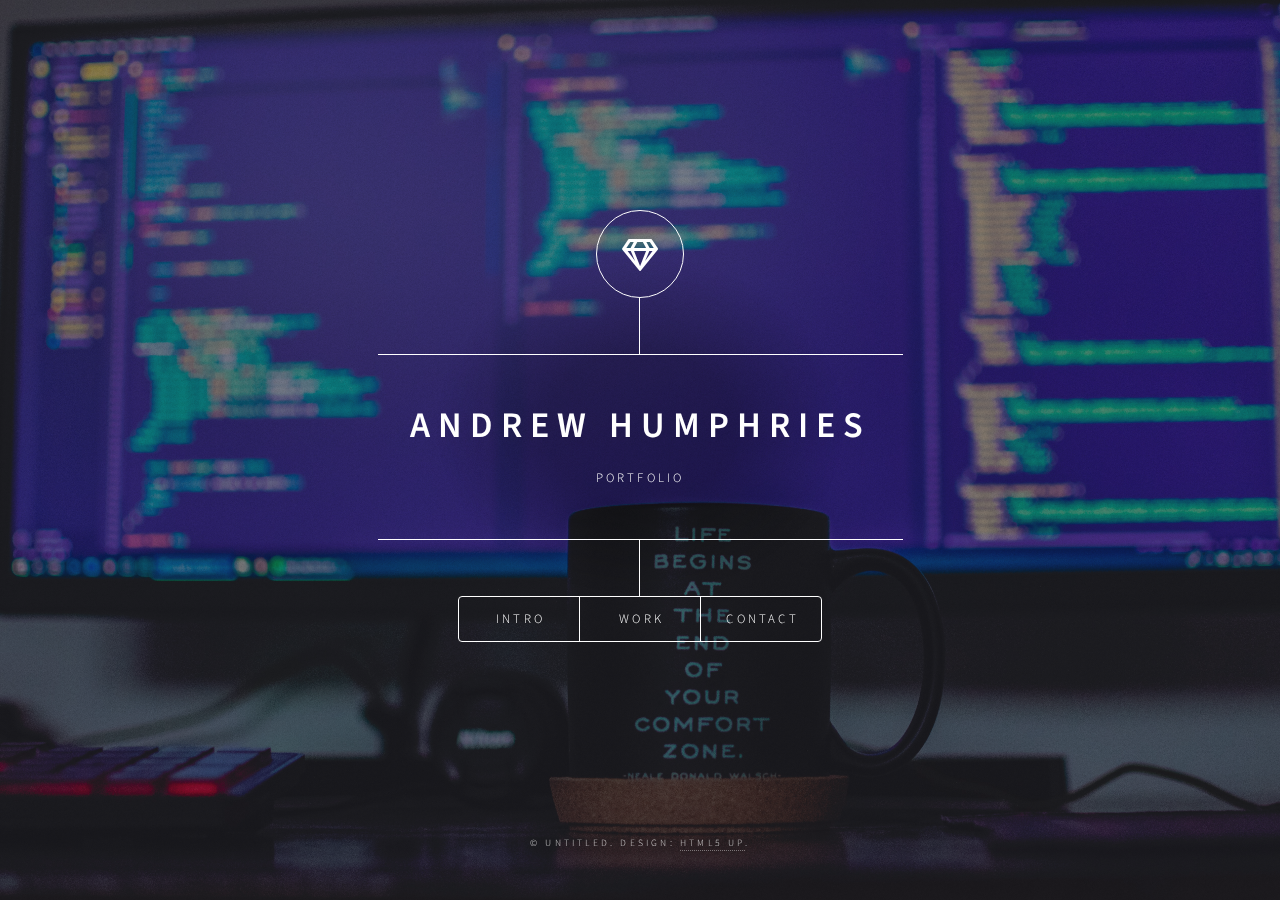
<file: index.html>
<!DOCTYPE HTML>
<!--
	Dimension by HTML5 UP
	html5up.net | @ajlkn
	Free for personal and commercial use under the CCA 3.0 license (html5up.net/license)
-->
<html>
	<head>
		<title>Andrew's Portfolio</title>
		<meta charset="utf-8" />
		<meta name="viewport" content="width=device-width, initial-scale=1, user-scalable=no" />
		<link rel="stylesheet" href="assets/css/main.css" />
		<noscript><link rel="stylesheet" href="assets/css/noscript.css" /></noscript>
	</head>
	<body class="is-preload">

		<!-- Wrapper -->
			<div id="wrapper">

				<!-- Header -->
					<header id="header">
						<div class="logo">
							<span class="icon fa-gem"></span>
						</div>
						<div class="content">
							<div class="inner">
								<h1>Andrew Humphries</h1>
								<p>Portfolio</p>
							</div>
						</div>
						<nav>
							<ul>
								<li><a href="#intro">Intro</a></li>
								<li><a href="#work">Work</a></li>
								<li><a href="#contact">Contact</a></li>
								<!--<li><a href="#elements">Elements</a></li>-->
							</ul>
						</nav>
					</header>

				<!-- Main -->
					<div id="main">

						<!-- Intro -->
							<article id="intro">
								<h2 class="major">Intro</h2>
								<span class="image main"><img src="images/james-harrison-vpOeXr5wmR4-unsplash.jpg" alt="" /></span>
								<p> Hello and welcome to my portfolio website. If you would like to skip the intro and go straight to my projects <a href="#work">click here</a>.</p>
								<p>My name is Andrew Humphries, and my portfolio is a representation of all that I am learning in web development. The project examples you will see
									are from the very beginning of my journey to where I am now. My philosophy when it comes to learning is to always stretch to the edge of my comfort 
									zone. Web development is a very intricate and complex craft and I am looking forward discover more of its intricacies.
								</p>
							</article>

						<!-- Work -->
							<article id="work">
								<h2 class="major">Work</h2>
								<span class="image main"><img src="images/david-schultz-SrewPUfo2c0-unsplash.jpg" alt="" /></span>
								<ol>
									<li>Project just using HTML and CSS. (No Functionality) <a href= "https://github.com/jehutymsms/warframepage/blob/main/Warframe%201%20HP.html" target="_blank">Code</a> 
									<a href="Project Warframe 1/Warframe 1 HP.html" target="_blank">Demo</a></li>
									<li>A Tribute Page to Simon Sinek just using HTML and CSS. <a href= "https://github.com/jehutymsms/Simon-SInek-Tribute/blob/main/Tributepage.html" target="_blank">Code</a> 
									<a href="Project Tribute Page/Tributepage.html" target="_blank">Demo</a></li>
									<li>Portfolio from scratch to test CSS Grid. <a href= "https://github.com/jehutymsms/Portfolio-scratch/blob/main/Updated%20Portpage.html" target="_blank">Code</a> 
										<a href="Updated Portfolio Page/Updated Portpage.html" target="_blank">Demo</a></li>
								</ol>
								<p>Like what you see? <a href="#contact">Contact Me</a></p>	
							</article>
						<!-- Contact -->
							<article id="contact">
								<h2 class="major">Contact</h2>
								<p>andrewhumphrieswork@outlook.com</p>
								<ul class="icons">
									<li><a href="https://github.com/jehutymsms" class="icon brands fa-github" target= "_blank"><span class="label">GitHub</span></a></li>
								</ul>
							</article>

						<!-- Elements -->
							<article id="elements">
								<h2 class="major">Elements</h2>

								<section>
									<h3 class="major">Text</h3>
									<p>This is <b>bold</b> and this is <strong>strong</strong>. This is <i>italic</i> and this is <em>emphasized</em>.
									This is <sup>superscript</sup> text and this is <sub>subscript</sub> text.
									This is <u>underlined</u> and this is code: <code>for (;;) { ... }</code>. Finally, <a href="#">this is a link</a>.</p>
									<hr />
									<h2>Heading Level 2</h2>
									<h3>Heading Level 3</h3>
									<h4>Heading Level 4</h4>
									<h5>Heading Level 5</h5>
									<h6>Heading Level 6</h6>
									<hr />
									<h4>Blockquote</h4>
									<blockquote>Fringilla nisl. Donec accumsan interdum nisi, quis tincidunt felis sagittis eget tempus euismod. 
										Vestibulum ante ipsum primis in faucibus vestibulum. Blandit adipiscing eu felis iaculis volutpat ac adipiscing accumsan faucibus. 
										Vestibulum ante ipsum primis in faucibus lorem ipsum dolor sit amet nullam adipiscing eu felis.</blockquote>
									<h4>Preformatted</h4>
									<pre><code>i = 0;

while (!deck.isInOrder()) {
    print 'Iteration ' + i;
    deck.shuffle();
    i++;
}

print 'It took ' + i + ' iterations to sort the deck.';</code></pre>
								</section>

								<section>
									<h3 class="major">Lists</h3>

									<h4>Unordered</h4>
									<ul>
										<li>Dolor pulvinar etiam.</li>
										<li>Sagittis adipiscing.</li>
										<li>Felis enim feugiat.</li>
									</ul>

									<h4>Alternate</h4>
									<ul class="alt">
										<li>Dolor pulvinar etiam.</li>
										<li>Sagittis adipiscing.</li>
										<li>Felis enim feugiat.</li>
									</ul>

									<h4>Ordered</h4>
									<ol>
										<li>Dolor pulvinar etiam.</li>
										<li>Etiam vel felis viverra.</li>
										<li>Felis enim feugiat.</li>
										<li>Dolor pulvinar etiam.</li>
										<li>Etiam vel felis lorem.</li>
										<li>Felis enim et feugiat.</li>
									</ol>
									<h4>Icons</h4>
									<ul class="icons">
										<li><a href="#" class="icon brands fa-twitter"><span class="label">Twitter</span></a></li>
										<li><a href="#" class="icon brands fa-facebook-f"><span class="label">Facebook</span></a></li>
										<li><a href="#" class="icon brands fa-instagram"><span class="label">Instagram</span></a></li>
										<li><a href="#" class="icon brands fa-github"><span class="label">Github</span></a></li>
									</ul>

									<h4>Actions</h4>
									<ul class="actions">
										<li><a href="#" class="button primary">Default</a></li>
										<li><a href="#" class="button">Default</a></li>
									</ul>
									<ul class="actions stacked">
										<li><a href="#" class="button primary">Default</a></li>
										<li><a href="#" class="button">Default</a></li>
									</ul>
								</section>

								<section>
									<h3 class="major">Table</h3>
									<h4>Default</h4>
									<div class="table-wrapper">
										<table>
											<thead>
												<tr>
													<th>Name</th>
													<th>Description</th>
													<th>Price</th>
												</tr>
											</thead>
											<tbody>
												<tr>
													<td>Item One</td>
													<td>Ante turpis integer aliquet porttitor.</td>
													<td>29.99</td>
												</tr>
												<tr>
													<td>Item Two</td>
													<td>Vis ac commodo adipiscing arcu aliquet.</td>
													<td>19.99</td>
												</tr>
												<tr>
													<td>Item Three</td>
													<td> Morbi faucibus arcu accumsan lorem.</td>
													<td>29.99</td>
												</tr>
												<tr>
													<td>Item Four</td>
													<td>Vitae integer tempus condimentum.</td>
													<td>19.99</td>
												</tr>
												<tr>
													<td>Item Five</td>
													<td>Ante turpis integer aliquet porttitor.</td>
													<td>29.99</td>
												</tr>
											</tbody>
											<tfoot>
												<tr>
													<td colspan="2"></td>
													<td>100.00</td>
												</tr>
											</tfoot>
										</table>
									</div>

									<h4>Alternate</h4>
									<div class="table-wrapper">
										<table class="alt">
											<thead>
												<tr>
													<th>Name</th>
													<th>Description</th>
													<th>Price</th>
												</tr>
											</thead>
											<tbody>
												<tr>
													<td>Item One</td>
													<td>Ante turpis integer aliquet porttitor.</td>
													<td>29.99</td>
												</tr>
												<tr>
													<td>Item Two</td>
													<td>Vis ac commodo adipiscing arcu aliquet.</td>
													<td>19.99</td>
												</tr>
												<tr>
													<td>Item Three</td>
													<td> Morbi faucibus arcu accumsan lorem.</td>
													<td>29.99</td>
												</tr>
												<tr>
													<td>Item Four</td>
													<td>Vitae integer tempus condimentum.</td>
													<td>19.99</td>
												</tr>
												<tr>
													<td>Item Five</td>
													<td>Ante turpis integer aliquet porttitor.</td>
													<td>29.99</td>
												</tr>
											</tbody>
											<tfoot>
												<tr>
													<td colspan="2"></td>
													<td>100.00</td>
												</tr>
											</tfoot>
										</table>
									</div>
								</section>

								<section>
									<h3 class="major">Buttons</h3>
									<ul class="actions">
										<li><a href="#" class="button primary">Primary</a></li>
										<li><a href="#" class="button">Default</a></li>
									</ul>
									<ul class="actions">
										<li><a href="#" class="button">Default</a></li>
										<li><a href="#" class="button small">Small</a></li>
									</ul>
									<ul class="actions">
										<li><a href="#" class="button primary icon solid fa-download">Icon</a></li>
										<li><a href="#" class="button icon solid fa-download">Icon</a></li>
									</ul>
									<ul class="actions">
										<li><span class="button primary disabled">Disabled</span></li>
										<li><span class="button disabled">Disabled</span></li>
									</ul>
								</section>

								<section>
									<h3 class="major">Form</h3>
									<form method="post" action="#">
										<div class="fields">
											<div class="field half">
												<label for="demo-name">Name</label>
												<input type="text" name="demo-name" id="demo-name" value="" placeholder="Jane Doe" />
											</div>
											<div class="field half">
												<label for="demo-email">Email</label>
												<input type="email" name="demo-email" id="demo-email" value="" placeholder="jane@untitled.tld" />
											</div>
											<div class="field">
												<label for="demo-category">Category</label>
												<select name="demo-category" id="demo-category">
													<option value="">-</option>
													<option value="1">Manufacturing</option>
													<option value="1">Shipping</option>
													<option value="1">Administration</option>
													<option value="1">Human Resources</option>
												</select>
											</div>
											<div class="field half">
												<input type="radio" id="demo-priority-low" name="demo-priority" checked>
												<label for="demo-priority-low">Low</label>
											</div>
											<div class="field half">
												<input type="radio" id="demo-priority-high" name="demo-priority">
												<label for="demo-priority-high">High</label>
											</div>
											<div class="field half">
												<input type="checkbox" id="demo-copy" name="demo-copy">
												<label for="demo-copy">Email me a copy</label>
											</div>
											<div class="field half">
												<input type="checkbox" id="demo-human" name="demo-human" checked>
												<label for="demo-human">Not a robot</label>
											</div>
											<div class="field">
												<label for="demo-message">Message</label>
												<textarea name="demo-message" id="demo-message" placeholder="Enter your message" rows="6"></textarea>
											</div>
										</div>
										<ul class="actions">
											<li><input type="submit" value="Send Message" class="primary" /></li>
											<li><input type="reset" value="Reset" /></li>
										</ul>
									</form>
								</section>

							</article>

					</div>

				<!-- Footer -->
					<footer id="footer">
						<p class="copyright">&copy; Untitled. Design: <a href="https://html5up.net" target="_blank" >HTML5 UP</a>.</p>
					</footer>

			</div>

		<!-- BG -->
			<div id="bg"></div>

		<!-- Scripts -->
			<script src="assets/js/jquery.min.js"></script>
			<script src="assets/js/browser.min.js"></script>
			<script src="assets/js/breakpoints.min.js"></script>
			<script src="assets/js/util.js"></script>
			<script src="assets/js/main.js"></script>

	</body>
</html>
</file>
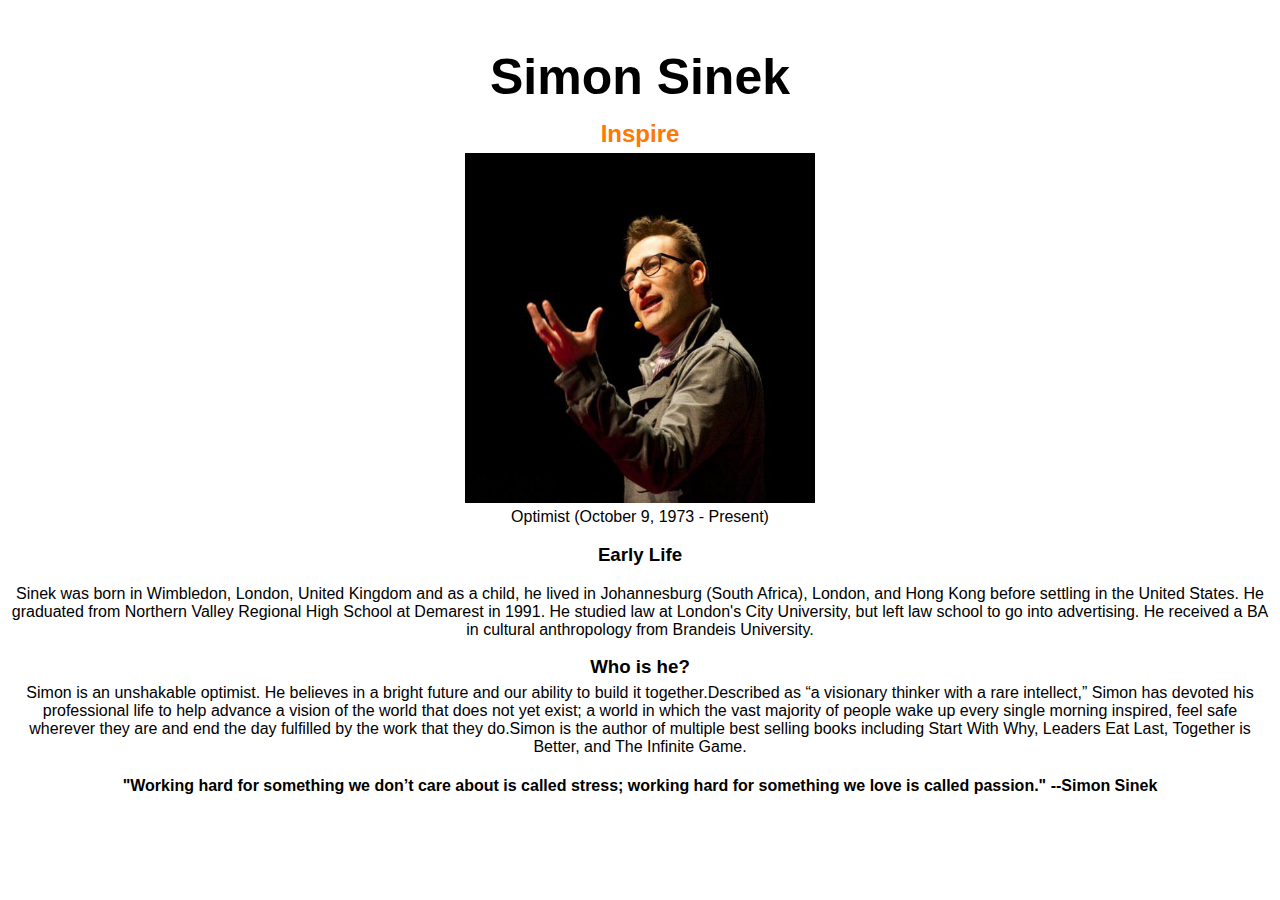
<file: Project Tribute Page/Tributepage.html>
</html>
<!doctype html>

<html lang="en">
<head>
  <meta charset="utf-8">

  <title>Simon Sinek Tribute Page</title>
  <meta content="Simon Sinek Tribute Page">
  <link rel="stylesheet" href="./cssstyle.css">
</head>

<body>
  <h1>Simon Sinek</h1>
  <h2>Inspire</h2>
  <img src="Images/Simon_sinek.jpg" class="center-image" alt="Simon Sinek Optimist" >
  <p id="image-text">Optimist (October 9, 1973 - Present)</p>
  <h3 id="tpgraph1">Early Life</h3>
    <p id="pgraph1">
      Sinek was born in Wimbledon, London, United Kingdom and as a child, he lived in Johannesburg (South Africa), London, and Hong Kong before settling in the United States. He graduated from Northern Valley Regional High School at Demarest in 1991. He studied law at London's City University, but left law school to go into advertising. He received a BA in cultural anthropology from Brandeis University.
    </p>
  <br>
  <h3 id= "tpgraph2">Who is he?</h3>
    <p id = "pgraph2">
      Simon is an unshakable optimist. He believes in a bright future and our ability to build it together.Described as “a visionary thinker with a rare intellect,” Simon has devoted his professional life to help advance a vision of the world that does not yet exist; a world in which the vast majority of people wake up every single morning inspired, feel safe wherever they are and end the day fulfilled by the work that they do.Simon is the author of multiple best selling books including Start With Why, Leaders Eat Last, Together is Better, and The Infinite Game.
    </p>
    <h4>"Working hard for something we don’t care about is called stress; working hard for something we love is called passion." --Simon Sinek</h4>
</body>
</html>
</file>
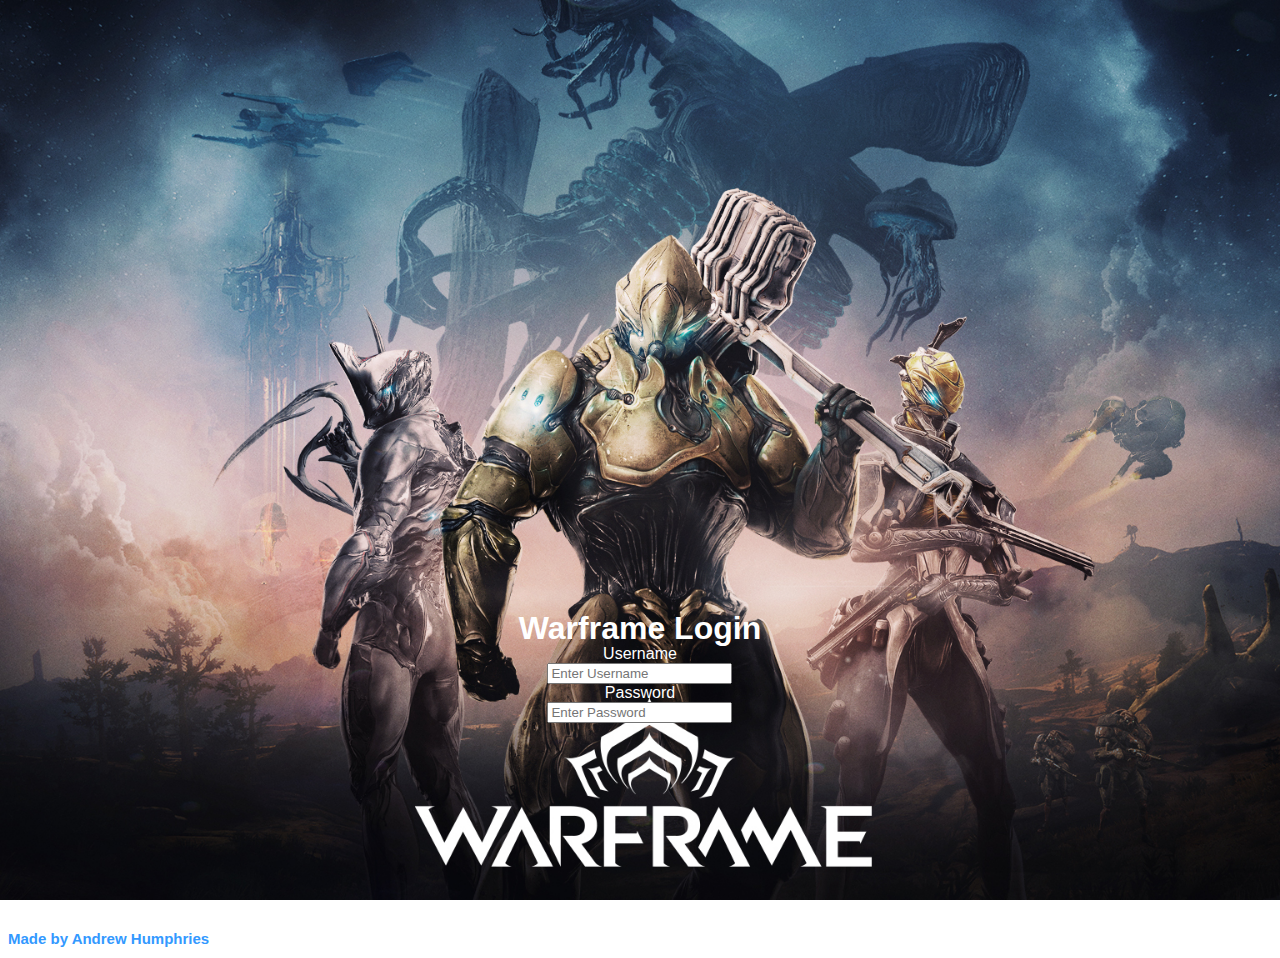
<file: Project Warframe 1/Warframe 1 HP.html>
<!DOCTYPE html>
<html>
  <head>
    <link rel="stylesheet" href="./cssstyle.css">
  </head>
  <body class="container">
    <h1 class="warframe">Warframe Login</h1>
    <form class="login-form">
      <label for="username">Username</label><br>
      <input type="text" id="username" name="username" placeholder="Enter Username"><br>
      <label for="password">Password</label><br>
      <input type="text" id="password" name="password" placeholder="Enter Password">
    </form>
  </body>
  <footer><h2 class="by">Made by Andrew Humphries</h2></footer>
</html>
</file>
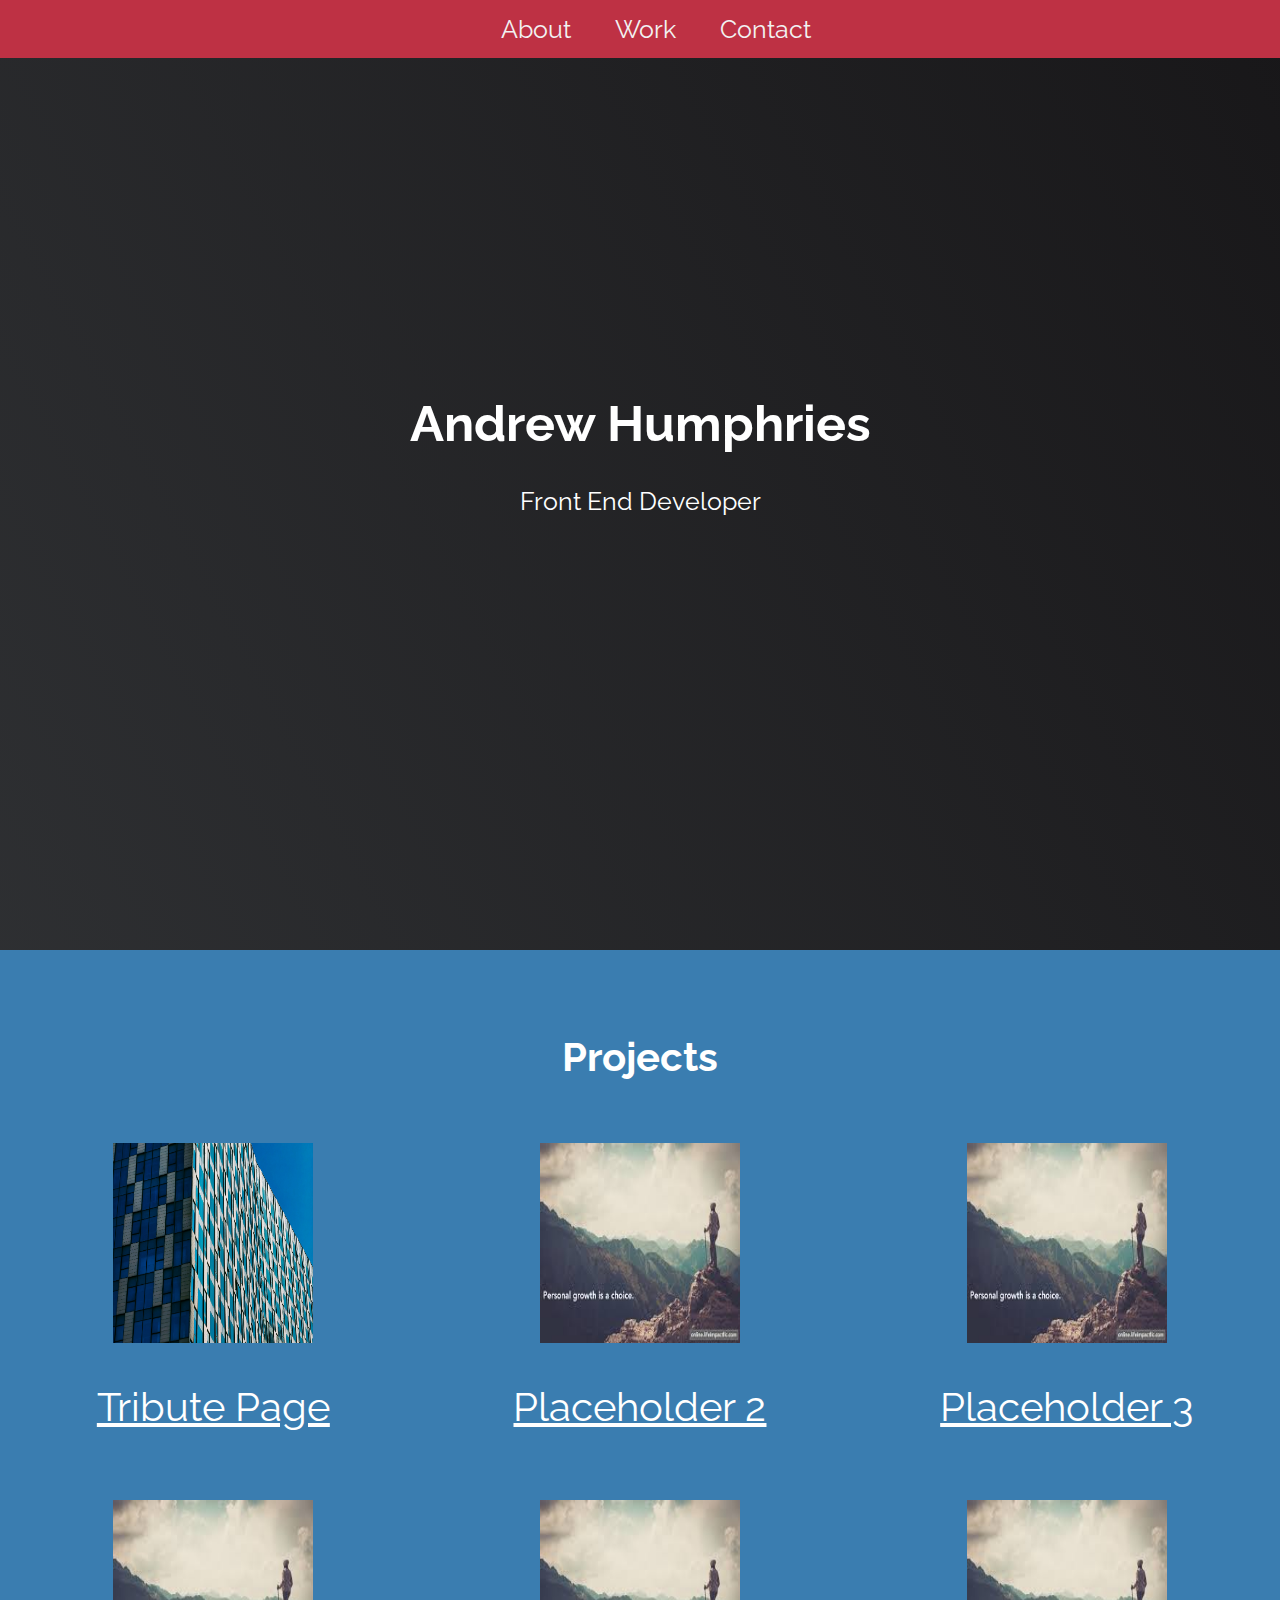
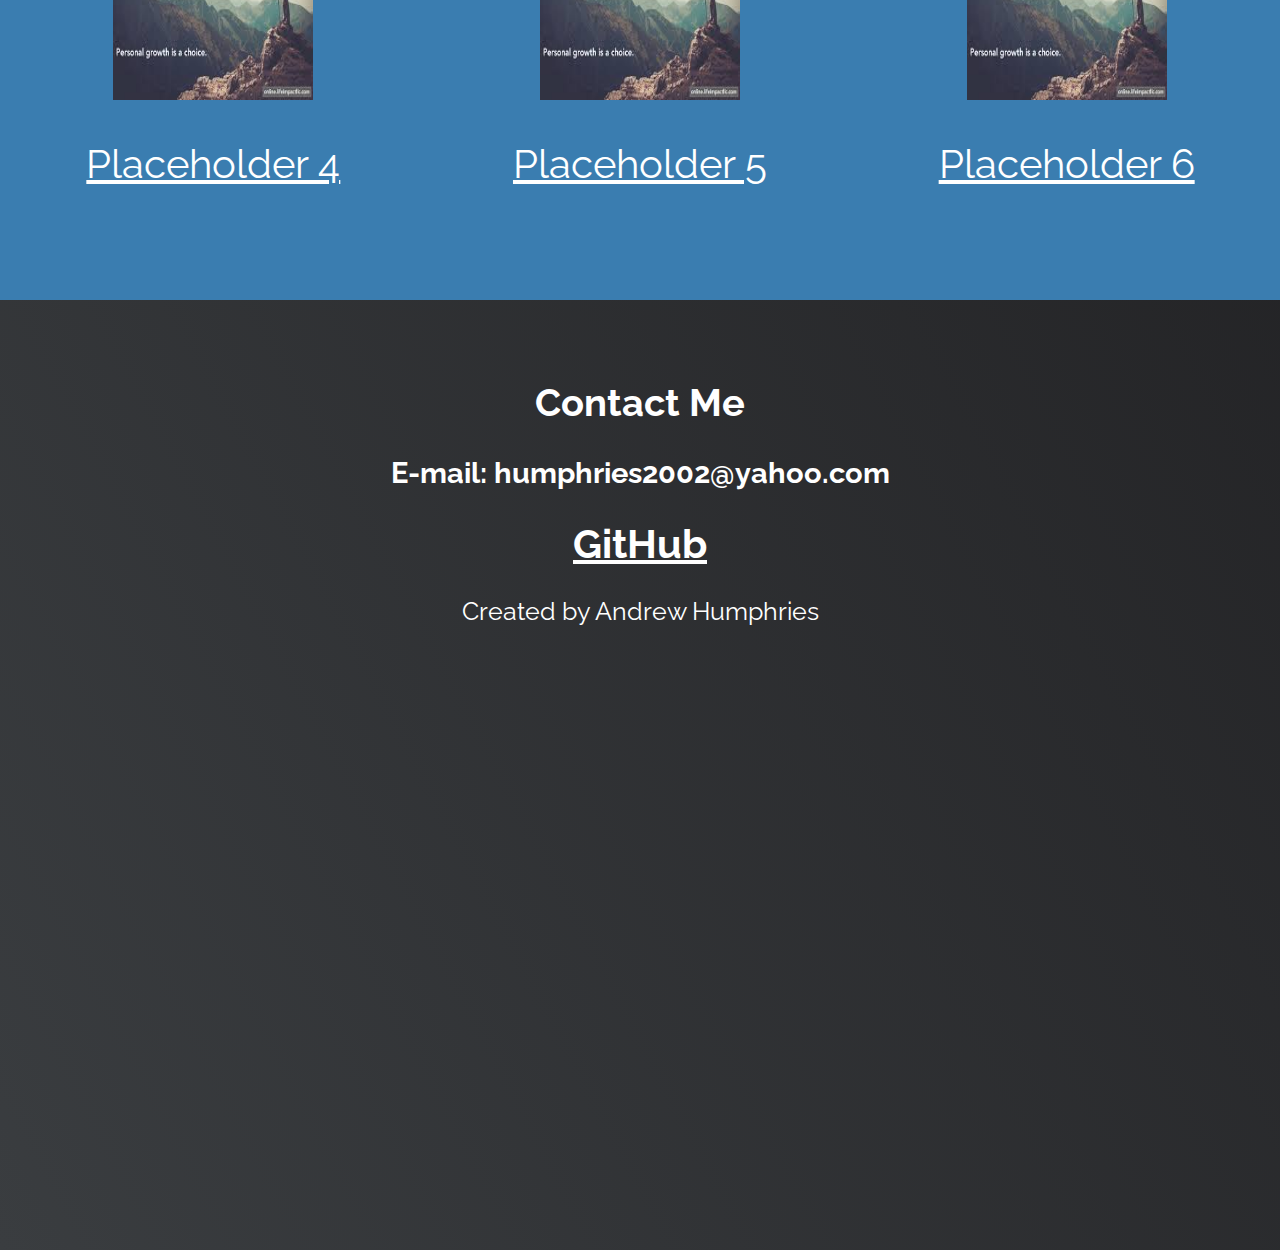
<file: Updated Portfolio Page/Updated Portpage.html>
</html>
<!doctype html>

<html lang="en">
<head>
  <title>Andrew's Portfolio Page</title>
  <meta name="viewport" content="portfolio">
  <link rel="stylesheet" href="./upcssstyle.css">
  <link rel="preconnect" href="https://fonts.gstatic.com">
  <link href="https://fonts.googleapis.com/css2?family=Raleway&display=swap" rel="stylesheet">
</head>
<body>
  <!-- Start Nav Bar-->
  <nav id="navbar" class="navbar">
    <a href="#welcome">About</a>
    <a href="#projects">Work</a>
    <a href="#contact">Contact</a>
  </nav>
  <!-- End Nav Bar-->
  <!-- Start Welcome Section-->
  <section id="welcome" class="welcome-section">
    <div class="about">
      <h1>Andrew Humphries</h1>
        <p>
          Front End Developer
        </p>
    </div>
  </section>
  <!-- End Welcome Section-->
  <!-- Start Projects Section-->
  <section id="projects" class="projects-section">
    <h2 id="project-header">Projects</h2>
    <!--Start Grid Layout-->
    <div class="project-grid">
      <a href="Project Tribute Page/Tributepage.html" target="_blank" class="project-title">
        <img src="Images/wu-yi-3sdwTlMg8zA-unsplash.jpg" alt="Side view of building">
        <p>Tribute Page</p>
      </a>
      <a href="" target="_blank" class="project-title">
        <img src="Images/images.jpg" alt="Hiker standing on a rock looking over a valley">
        <p>Placeholder 2</p>
      </a>
      <a href="" target="_blank" class="project-title">
        <img src="Images/images.jpg" alt="Hiker standing on a rock looking over a valley">
        <p>Placeholder 3</p>
      </a>
      <a href="" target="_blank" class="project-title">
        <img src="Images/images.jpg" alt="Hiker standing on a rock looking over a valley">
        <p>Placeholder 4</p>
      </a>
      <a href="" target="_blank" class="project-title">
        <img src="Images/images.jpg" alt="Hiker standing on a rock looking over a valley">
        <p>Placeholder 5</p>
      </a>
      <a href="" target="_blank" class="project-title">
        <img src="Images/images.jpg" alt="Hiker standing on a rock looking over a valley">
        <p>Placeholder 6</p>
      </a>
      <!--Grid Layout End-->
    </div>

  </section>
  <!-- End Projects Section-->
  <!-- Start Contact Section-->
  <section id="contact" class="contact-section">
    <h2>Contact Me</h2>
    <h3>E-mail: humphries2002@yahoo.com</h6>
    <h3><a href="https://github.com/jehutymsms" target="_blank">GitHub</a></h3>
    <footer id="footer">Created by Andrew Humphries</footer>
  </section>
   <!-- End Contact Section-->
</body>
</html>
</file>
<file: assets/css/noscript.css>
/*
	Dimension by HTML5 UP
	html5up.net | @ajlkn
	Free for personal and commercial use under the CCA 3.0 license (html5up.net/license)
*/

/* BG */

	body.is-preload #bg:before {
		background-color: transparent;
	}

/* Header */

	body.is-preload #header {
		-moz-filter: none;
		-webkit-filter: none;
		-ms-filter: none;
		filter: none;
	}

		body.is-preload #header > * {
			opacity: 1;
		}

		body.is-preload #header .content .inner {
			max-height: none;
			padding: 3rem 2rem;
			opacity: 1;
		}

/* Main */

	#main article {
		opacity: 1;
		margin: 4rem 0 0 0;
	}
</file>
<file: Project Tribute Page/cssstyle.css>
body {
    position: relative;
    font-family: Arial, Helvetica, sans-serif;
    text-align: center;
}
h1 {
    font-size: 50px;
    text-align: center;
    position: relative;
    top: 40px;
}
h2 {
    color:#FF7800;
    text-align: center;
    position: relative;
    top: 20px;
    margin-bottom: 25px;
}
.center-image {
    color:#FF7800;
    width: 350px;
    height: 350px;
    display: block;
    margin-left: auto;
    margin-right: auto;
}
#image-text {
    color: #000;
    margin-top: 5px;
}
#tpgraph2 {
    margin-top: -1px;
    margin-bottom: -10px;
}
#pgraph1 {
    margin-bottom: 0px;
}
</file>
<file: Project Warframe 1/cssstyle.css>
html { 
  background: url("./Images/Warframe\ background1.jpg") no-repeat center center fixed; 
  -webkit-background-size: cover;
  -moz-background-size: cover;
  -o-background-size: cover;
  background-size: cover;
  font-family: Arial, Helvetica, sans-serif;
}
.container {
  position: absolute;
  height: 400px;
  top: 550px;
  left: 0;
  right: 0;
}
.warframe {
  color: #fff;
  position: relative;
  text-align: center;
  width: 45%;
  top: 70px;
  left: 50%;
  margin-right: -50%;
  transform: translate(-50%, -50%);
  margin: 0;
}
.login-form {
  color: #fff;
  position: relative;
  text-align:center;
  width: 45%;
  top: 50px;
  margin-left: auto;
  margin-right: auto;
  padding-bottom: 5px;
}
.by {
  color: #3399ff;
  position: relative;
  font-size: 15px;
  text-align: left;
  top: 240px;
}
</file>
<file: Updated Portfolio Page/upcssstyle.css>
html {
    scroll-behavior: smooth;
  }

body {
    font-family: Arial, Helvetica, sans-serif;
    margin: 0;
    background-image: linear-gradient(62deg, #3a3d40 0%, #181719 100%);
    scroll-behavior: smooth;
    font-family: 'Raleway', sans-serif;
}

h2 {
    color: #fff;
}

img {
    height: 200;
    width: 200;
}

a {
    color: #fff;
    font-size: 40px;
    transition: .5s;
}

#project-header {
    font-size: 40px;
}

.navbar {
    overflow: hidden;
    background-color: #be3144;
    position: fixed;
    text-align: center;
    padding: 14px 16px;
    width: 100%;
    z-index:2;
  }

.navbar a {
    color: #f2f2f2;
    text-align: center;
    padding: 20px 20px;
    text-decoration: none;
    font-size: 25px;
}

a:hover {
    background: #be3144;
    transform: scale(.9);
    transition: .4s;
}

#welcome {
    padding-top: 50px;
    text-align: center;
    font-size: 25px;
    height: 100%;
    width: 100%;
    z-index:1;
}

.about {
    color: white;
    border-radius: 1em;
    padding: 20px;
    position: absolute;
    top: 50%;
    left: 50%;
    margin-right: -50%;
    transform: translate(-50%, -50%);
  }

#projects {
    background: #3a7db0;
    padding-top: 50px;
    margin-left: auto;
    margin-right: auto;
    height: 100%;
    width: 100%;
    text-align: center;
}

.project-grid{
    display: grid;
    grid-template-columns: 1fr 1fr 1fr;
    grid-template-rows: auto auto;

}
.project-title{
    padding-top: 30px;
}

#contact {
    color:#fff;
    padding-top: 50px;
    text-align: center;
    font-size: 25px;
    width: 100%;
    height: 100%;
}

#footer {
    position: relative;
    bottom: 0px;
}
</file>
<file: assets/css/main.css>
@import url(fontawesome-all.min.css);
@import url("https://fonts.googleapis.com/css?family=Source+Sans+Pro:300italic,600italic,300,600");

/*
	Dimension by HTML5 UP
	html5up.net | @ajlkn
	Free for personal and commercial use under the CCA 3.0 license (html5up.net/license)
*/

html, body, div, span, applet, object,
iframe, h1, h2, h3, h4, h5, h6, p, blockquote,
pre, a, abbr, acronym, address, big, cite,
code, del, dfn, em, img, ins, kbd, q, s, samp,
small, strike, strong, sub, sup, tt, var, b,
u, i, center, dl, dt, dd, ol, ul, li, fieldset,
form, label, legend, table, caption, tbody,
tfoot, thead, tr, th, td, article, aside,
canvas, details, embed, figure, figcaption,
footer, header, hgroup, menu, nav, output, ruby,
section, summary, time, mark, audio, video {
	margin: 0;
	padding: 0;
	border: 0;
	font-size: 100%;
	font: inherit;
	vertical-align: baseline;}

article, aside, details, figcaption, figure,
footer, header, hgroup, menu, nav, section {
	display: block;}

body {
	line-height: 1;
}

ol, ul {
	list-style: none;
}

blockquote, q {
	quotes: none;
}

	blockquote:before, blockquote:after, q:before, q:after {
		content: '';
		content: none;
	}

table {
	border-collapse: collapse;
	border-spacing: 0;
}

body {
	-webkit-text-size-adjust: none;
}

mark {
	background-color: transparent;
	color: inherit;
}

input::-moz-focus-inner {
	border: 0;
	padding: 0;
}

input, select, textarea {
	-moz-appearance: none;
	-webkit-appearance: none;
	-ms-appearance: none;
	appearance: none;
}

/* Basic */

	@-ms-viewport {
		width: device-width;
	}

	@media screen and (max-width: 480px) {

		html, body {
			min-width: 320px;
		}

	}

	html {
		box-sizing: border-box;
	}

	*, *:before, *:after {
		box-sizing: inherit;
	}

	body {
		background: #1b1f22;
	}

		body.is-preload *, body.is-preload *:before, body.is-preload *:after {
			-moz-animation: none !important;
			-webkit-animation: none !important;
			-ms-animation: none !important;
			animation: none !important;
			-moz-transition: none !important;
			-webkit-transition: none !important;
			-ms-transition: none !important;
			transition: none !important;
		}

/* Type */

	html {
		font-size: 16pt;
	}

		@media screen and (max-width: 1680px) {

			html {
				font-size: 12pt;
			}

		}

		@media screen and (max-width: 736px) {

			html {
				font-size: 11pt;
			}

		}

		@media screen and (max-width: 360px) {

			html {
				font-size: 10pt;
			}

		}

	body, input, select, textarea {
		color: #ffffff;
		font-family: "Source Sans Pro", sans-serif;
		font-weight: 300;
		font-size: 1rem;
		line-height: 1.65;
	}

	a {
		-moz-transition: color 0.2s ease-in-out, background-color 0.2s ease-in-out, border-bottom-color 0.2s ease-in-out;
		-webkit-transition: color 0.2s ease-in-out, background-color 0.2s ease-in-out, border-bottom-color 0.2s ease-in-out;
		-ms-transition: color 0.2s ease-in-out, background-color 0.2s ease-in-out, border-bottom-color 0.2s ease-in-out;
		transition: color 0.2s ease-in-out, background-color 0.2s ease-in-out, border-bottom-color 0.2s ease-in-out;
		border-bottom: dotted 1px rgba(255, 255, 255, 0.5);
		text-decoration: none;
		color: inherit;
	}

		a:hover {
			border-bottom-color: transparent;
		}

	strong, b {
		color: #ffffff;
		font-weight: 600;
	}

	em, i {
		font-style: italic;
	}

	p {
		margin: 0 0 2rem 0;
	}

	h1, h2, h3, h4, h5, h6 {
		color: #ffffff;
		font-weight: 600;
		line-height: 1.5;
		margin: 0 0 1rem 0;
		text-transform: uppercase;
		letter-spacing: 0.2rem;
	}

		h1 a, h2 a, h3 a, h4 a, h5 a, h6 a {
			color: inherit;
			text-decoration: none;
		}

		h1.major, h2.major, h3.major, h4.major, h5.major, h6.major {
			border-bottom: solid 1px #ffffff;
			width: -moz-max-content;
			width: -webkit-max-content;
			width: -ms-max-content;
			width: max-content;
			padding-bottom: 0.5rem;
			margin: 0 0 2rem 0;
		}

	h1 {
		font-size: 2.25rem;
		line-height: 1.3;
		letter-spacing: 0.5rem;
	}

	h2 {
		font-size: 1.5rem;
		line-height: 1.4;
		letter-spacing: 0.5rem;
	}

	h3 {
		font-size: 1rem;
	}

	h4 {
		font-size: 0.8rem;
	}

	h5 {
		font-size: 0.7rem;
	}

	h6 {
		font-size: 0.6rem;
	}

	@media screen and (max-width: 736px) {

		h1 {
			font-size: 1.75rem;
			line-height: 1.4;
		}

		h2 {
			font-size: 1.25em;
			line-height: 1.5;
		}

	}

	sub {
		font-size: 0.8rem;
		position: relative;
		top: 0.5rem;
	}

	sup {
		font-size: 0.8rem;
		position: relative;
		top: -0.5rem;
	}

	blockquote {
		border-left: solid 4px #ffffff;
		font-style: italic;
		margin: 0 0 2rem 0;
		padding: 0.5rem 0 0.5rem 2rem;
	}

	code {
		background: rgba(255, 255, 255, 0.075);
		border-radius: 4px;
		font-family: "Courier New", monospace;
		font-size: 0.9rem;
		margin: 0 0.25rem;
		padding: 0.25rem 0.65rem;
	}

	pre {
		-webkit-overflow-scrolling: touch;
		font-family: "Courier New", monospace;
		font-size: 0.9rem;
		margin: 0 0 2rem 0;
	}

		pre code {
			display: block;
			line-height: 1.75;
			padding: 1rem 1.5rem;
			overflow-x: auto;
		}

	hr {
		border: 0;
		border-bottom: solid 1px #ffffff;
		margin: 2.75rem 0;
	}

	.align-left {
		text-align: left;
	}

	.align-center {
		text-align: center;
	}

	.align-right {
		text-align: right;
	}

/* Form */

	form {
		margin: 0 0 2rem 0;
	}

		form > :last-child {
			margin-bottom: 0;
		}

		form > .fields {
			display: -moz-flex;
			display: -webkit-flex;
			display: -ms-flex;
			display: flex;
			-moz-flex-wrap: wrap;
			-webkit-flex-wrap: wrap;
			-ms-flex-wrap: wrap;
			flex-wrap: wrap;
			width: calc(100% + 3rem);
			margin: -1.5rem 0 2rem -1.5rem;
		}

			form > .fields > .field {
				-moz-flex-grow: 0;
				-webkit-flex-grow: 0;
				-ms-flex-grow: 0;
				flex-grow: 0;
				-moz-flex-shrink: 0;
				-webkit-flex-shrink: 0;
				-ms-flex-shrink: 0;
				flex-shrink: 0;
				padding: 1.5rem 0 0 1.5rem;
				width: calc(100% - 1.5rem);
			}

				form > .fields > .field.half {
					width: calc(50% - 0.75rem);
				}

				form > .fields > .field.third {
					width: calc(100%/3 - 0.5rem);
				}

				form > .fields > .field.quarter {
					width: calc(25% - 0.375rem);
				}

		@media screen and (max-width: 480px) {

			form > .fields {
				width: calc(100% + 3rem);
				margin: -1.5rem 0 2rem -1.5rem;
			}

				form > .fields > .field {
					padding: 1.5rem 0 0 1.5rem;
					width: calc(100% - 1.5rem);
				}

					form > .fields > .field.half {
						width: calc(100% - 1.5rem);
					}

					form > .fields > .field.third {
						width: calc(100% - 1.5rem);
					}

					form > .fields > .field.quarter {
						width: calc(100% - 1.5rem);
					}

		}

	label {
		color: #ffffff;
		display: block;
		font-size: 0.8rem;
		font-weight: 300;
		letter-spacing: 0.2rem;
		line-height: 1.5;
		margin: 0 0 1rem 0;
		text-transform: uppercase;
	}

	input[type="text"],
	input[type="password"],
	input[type="email"],
	input[type="tel"],
	select,
	textarea {
		-moz-appearance: none;
		-webkit-appearance: none;
		-ms-appearance: none;
		appearance: none;
		-moz-transition: border-color 0.2s ease-in-out, box-shadow 0.2s ease-in-out, background-color 0.2s ease-in-out;
		-webkit-transition: border-color 0.2s ease-in-out, box-shadow 0.2s ease-in-out, background-color 0.2s ease-in-out;
		-ms-transition: border-color 0.2s ease-in-out, box-shadow 0.2s ease-in-out, background-color 0.2s ease-in-out;
		transition: border-color 0.2s ease-in-out, box-shadow 0.2s ease-in-out, background-color 0.2s ease-in-out;
		background-color: transparent;
		border-radius: 4px;
		border: solid 1px #ffffff;
		color: inherit;
		display: block;
		outline: 0;
		padding: 0 1rem;
		text-decoration: none;
		width: 100%;
	}

		input[type="text"]:invalid,
		input[type="password"]:invalid,
		input[type="email"]:invalid,
		input[type="tel"]:invalid,
		select:invalid,
		textarea:invalid {
			box-shadow: none;
		}

		input[type="text"]:focus,
		input[type="password"]:focus,
		input[type="email"]:focus,
		input[type="tel"]:focus,
		select:focus,
		textarea:focus {
			background: rgba(255, 255, 255, 0.075);
			border-color: #ffffff;
			box-shadow: 0 0 0 1px #ffffff;
		}

	select {
		background-image: url("data:image/svg+xml;charset=utf8,%3Csvg xmlns='http://www.w3.org/2000/svg' width='40' height='40' preserveAspectRatio='none' viewBox='0 0 40 40'%3E%3Cpath d='M9.4,12.3l10.4,10.4l10.4-10.4c0.2-0.2,0.5-0.4,0.9-0.4c0.3,0,0.6,0.1,0.9,0.4l3.3,3.3c0.2,0.2,0.4,0.5,0.4,0.9 c0,0.4-0.1,0.6-0.4,0.9L20.7,31.9c-0.2,0.2-0.5,0.4-0.9,0.4c-0.3,0-0.6-0.1-0.9-0.4L4.3,17.3c-0.2-0.2-0.4-0.5-0.4-0.9 c0-0.4,0.1-0.6,0.4-0.9l3.3-3.3c0.2-0.2,0.5-0.4,0.9-0.4S9.1,12.1,9.4,12.3z' fill='%23ffffff' /%3E%3C/svg%3E");
		background-size: 1.25rem;
		background-repeat: no-repeat;
		background-position: calc(100% - 1rem) center;
		height: 2.75rem;
		padding-right: 2.75rem;
		text-overflow: ellipsis;
	}

		select option {
			color: #ffffff;
			background: #1b1f22;
		}

		select:focus::-ms-value {
			background-color: transparent;
		}

		select::-ms-expand {
			display: none;
		}

	input[type="text"],
	input[type="password"],
	input[type="email"],
	select {
		height: 2.75rem;
	}

	textarea {
		padding: 0.75rem 1rem;
	}

	input[type="checkbox"],
	input[type="radio"] {
		-moz-appearance: none;
		-webkit-appearance: none;
		-ms-appearance: none;
		appearance: none;
		display: block;
		float: left;
		margin-right: -2rem;
		opacity: 0;
		width: 1rem;
		z-index: -1;
	}

		input[type="checkbox"] + label,
		input[type="radio"] + label {
			text-decoration: none;
			-moz-user-select: none;
			-webkit-user-select: none;
			-ms-user-select: none;
			user-select: none;
			color: #ffffff;
			cursor: pointer;
			display: inline-block;
			font-size: 0.8rem;
			font-weight: 300;
			margin: 0 0 0.5rem 0;
			padding-left: 2.65rem;
			padding-right: 0.75rem;
			position: relative;
		}

			input[type="checkbox"] + label:before,
			input[type="radio"] + label:before {
				-moz-osx-font-smoothing: grayscale;
				-webkit-font-smoothing: antialiased;
				display: inline-block;
				font-style: normal;
				font-variant: normal;
				text-rendering: auto;
				line-height: 1;
				text-transform: none !important;
				font-family: 'Font Awesome 5 Free';
				font-weight: 900;
			}

			input[type="checkbox"] + label:before,
			input[type="radio"] + label:before {
				-moz-transition: border-color 0.2s ease-in-out, box-shadow 0.2s ease-in-out, background-color 0.2s ease-in-out;
				-webkit-transition: border-color 0.2s ease-in-out, box-shadow 0.2s ease-in-out, background-color 0.2s ease-in-out;
				-ms-transition: border-color 0.2s ease-in-out, box-shadow 0.2s ease-in-out, background-color 0.2s ease-in-out;
				transition: border-color 0.2s ease-in-out, box-shadow 0.2s ease-in-out, background-color 0.2s ease-in-out;
				border-radius: 4px;
				border: solid 1px #ffffff;
				content: '';
				display: inline-block;
				height: 1.65rem;
				left: 0;
				line-height: 1.65rem;
				position: absolute;
				text-align: center;
				top: -0.15rem;
				width: 1.65rem;
			}

		input[type="checkbox"]:checked + label:before,
		input[type="radio"]:checked + label:before {
			background: #ffffff !important;
			border-color: #ffffff !important;
			color: #1b1f22;
			content: '\f00c';
		}

		input[type="checkbox"]:focus + label:before,
		input[type="radio"]:focus + label:before {
			background: rgba(255, 255, 255, 0.075);
			border-color: #ffffff;
			box-shadow: 0 0 0 1px #ffffff;
		}

	input[type="checkbox"] + label:before {
		border-radius: 4px;
	}

	input[type="radio"] + label:before {
		border-radius: 100%;
	}

	::-webkit-input-placeholder {
		color: rgba(255, 255, 255, 0.5) !important;
		opacity: 1.0;
	}

	:-moz-placeholder {
		color: rgba(255, 255, 255, 0.5) !important;
		opacity: 1.0;
	}

	::-moz-placeholder {
		color: rgba(255, 255, 255, 0.5) !important;
		opacity: 1.0;
	}

	:-ms-input-placeholder {
		color: rgba(255, 255, 255, 0.5) !important;
		opacity: 1.0;
	}

	.formerize-placeholder {
		color: rgba(255, 255, 255, 0.5) !important;
		opacity: 1.0;
	}

/* Box */

	.box {
		border-radius: 4px;
		border: solid 1px #ffffff;
		margin-bottom: 2rem;
		padding: 1.5em;
	}

		.box > :last-child,
		.box > :last-child > :last-child,
		.box > :last-child > :last-child > :last-child {
			margin-bottom: 0;
		}

		.box.alt {
			border: 0;
			border-radius: 0;
			padding: 0;
		}

/* Icon */

	.icon {
		text-decoration: none;
		border-bottom: none;
		position: relative;
	}

		.icon:before {
			-moz-osx-font-smoothing: grayscale;
			-webkit-font-smoothing: antialiased;
			display: inline-block;
			font-style: normal;
			font-variant: normal;
			text-rendering: auto;
			line-height: 1;
			text-transform: none !important;
			font-family: 'Font Awesome 5 Free';
			font-weight: 400;
		}

		.icon > .label {
			display: none;
		}

		.icon:before {
			line-height: inherit;
		}

		.icon.solid:before {
			font-weight: 900;
		}

		.icon.brands:before {
			font-family: 'Font Awesome 5 Brands';
		}

/* Image */

	.image {
		border-radius: 4px;
		border: 0;
		display: inline-block;
		position: relative;
	}

		.image:before {
			pointer-events: none;
			background-image: url("../../images/overlay.png");
			background-color: rgba(19, 21, 25, 0.5);
			border-radius: 4px;
			content: '';
			display: block;
			height: 100%;
			left: 0;
			opacity: 0.5;
			position: absolute;
			top: 0;
			width: 100%;
		}

		.image img {
			border-radius: 4px;
			display: block;
		}

		.image.left, .image.right {
			max-width: 40%;
		}

			.image.left img, .image.right img {
				width: 100%;
			}

		.image.left {
			float: left;
			padding: 0 1.5em 1em 0;
			top: 0.25em;
		}

		.image.right {
			float: right;
			padding: 0 0 1em 1.5em;
			top: 0.25em;
		}

		.image.fit {
			display: block;
			margin: 0 0 2rem 0;
			width: 100%;
		}

			.image.fit img {
				width: 100%;
			}

		.image.main {
			display: block;
			margin: 2.5rem 0;
			width: 100%;
		}

			.image.main img {
				width: 100%;
			}

		@media screen and (max-width: 736px) {

			.image.main {
				margin: 2rem 0;
			}

		}

		@media screen and (max-width: 480px) {

			.image.main {
				margin: 1.5rem 0;
			}

		}

/* List */

	ol {
		list-style: decimal;
		margin: 0 0 2rem 0;
		padding-left: 1.25em;
	}

		ol li {
			padding-left: 0.25em;
		}

	ul {
		list-style: disc;
		margin: 0 0 2rem 0;
		padding-left: 1em;
	}

		ul li {
			padding-left: 0.5em;
		}

		ul.alt {
			list-style: none;
			padding-left: 0;
		}

			ul.alt li {
				border-top: solid 1px #ffffff;
				padding: 0.5em 0;
			}

				ul.alt li:first-child {
					border-top: 0;
					padding-top: 0;
				}

	dl {
		margin: 0 0 2rem 0;
	}

		dl dt {
			display: block;
			font-weight: 600;
			margin: 0 0 1rem 0;
		}

		dl dd {
			margin-left: 2rem;
		}

/* Actions */

	ul.actions {
		display: -moz-flex;
		display: -webkit-flex;
		display: -ms-flex;
		display: flex;
		cursor: default;
		list-style: none;
		margin-left: -1rem;
		padding-left: 0;
	}

		ul.actions li {
			padding: 0 0 0 1rem;
			vertical-align: middle;
		}

		ul.actions.special {
			-moz-justify-content: center;
			-webkit-justify-content: center;
			-ms-justify-content: center;
			justify-content: center;
			width: 100%;
			margin-left: 0;
		}

			ul.actions.special li:first-child {
				padding-left: 0;
			}

		ul.actions.stacked {
			-moz-flex-direction: column;
			-webkit-flex-direction: column;
			-ms-flex-direction: column;
			flex-direction: column;
			margin-left: 0;
		}

			ul.actions.stacked li {
				padding: 1.3rem 0 0 0;
			}

				ul.actions.stacked li:first-child {
					padding-top: 0;
				}

		ul.actions.fit {
			width: calc(100% + 1rem);
		}

			ul.actions.fit li {
				-moz-flex-grow: 1;
				-webkit-flex-grow: 1;
				-ms-flex-grow: 1;
				flex-grow: 1;
				-moz-flex-shrink: 1;
				-webkit-flex-shrink: 1;
				-ms-flex-shrink: 1;
				flex-shrink: 1;
				width: 100%;
			}

				ul.actions.fit li > * {
					width: 100%;
				}

			ul.actions.fit.stacked {
				width: 100%;
			}

		@media screen and (max-width: 480px) {

			ul.actions:not(.fixed) {
				-moz-flex-direction: column;
				-webkit-flex-direction: column;
				-ms-flex-direction: column;
				flex-direction: column;
				margin-left: 0;
				width: 100% !important;
			}

				ul.actions:not(.fixed) li {
					-moz-flex-grow: 1;
					-webkit-flex-grow: 1;
					-ms-flex-grow: 1;
					flex-grow: 1;
					-moz-flex-shrink: 1;
					-webkit-flex-shrink: 1;
					-ms-flex-shrink: 1;
					flex-shrink: 1;
					padding: 1rem 0 0 0;
					text-align: center;
					width: 100%;
				}

					ul.actions:not(.fixed) li > * {
						width: 100%;
					}

					ul.actions:not(.fixed) li:first-child {
						padding-top: 0;
					}

					ul.actions:not(.fixed) li input[type="submit"],
					ul.actions:not(.fixed) li input[type="reset"],
					ul.actions:not(.fixed) li input[type="button"],
					ul.actions:not(.fixed) li button,
					ul.actions:not(.fixed) li .button {
						width: 100%;
					}

						ul.actions:not(.fixed) li input[type="submit"].icon:before,
						ul.actions:not(.fixed) li input[type="reset"].icon:before,
						ul.actions:not(.fixed) li input[type="button"].icon:before,
						ul.actions:not(.fixed) li button.icon:before,
						ul.actions:not(.fixed) li .button.icon:before {
							margin-left: -0.5em;
						}

		}

/* Icons */

	ul.icons {
		cursor: default;
		list-style: none;
		padding-left: 0;
	}

		ul.icons li {
			display: inline-block;
			padding: 0 0.75em 0 0;
		}

			ul.icons li:last-child {
				padding-right: 0;
			}

			ul.icons li a {
				border-radius: 100%;
				box-shadow: inset 0 0 0 1px #ffffff;
				display: inline-block;
				height: 2.25rem;
				line-height: 2.25rem;
				text-align: center;
				width: 2.25rem;
			}

				ul.icons li a:hover {
					background-color: rgba(255, 255, 255, 0.075);
				}

				ul.icons li a:active {
					background-color: rgba(255, 255, 255, 0.175);
				}

/* Table */

	.table-wrapper {
		-webkit-overflow-scrolling: touch;
		overflow-x: auto;
	}

	table {
		margin: 0 0 2rem 0;
		width: 100%;
	}

		table tbody tr {
			border: solid 1px #ffffff;
			border-left: 0;
			border-right: 0;
		}

			table tbody tr:nth-child(2n + 1) {
				background-color: rgba(255, 255, 255, 0.075);
			}

		table td {
			padding: 0.75em 0.75em;
		}

		table th {
			color: #ffffff;
			font-size: 0.9em;
			font-weight: 600;
			padding: 0 0.75em 0.75em 0.75em;
			text-align: left;
		}

		table thead {
			border-bottom: solid 2px #ffffff;
		}

		table tfoot {
			border-top: solid 2px #ffffff;
		}

		table.alt {
			border-collapse: separate;
		}

			table.alt tbody tr td {
				border: solid 1px #ffffff;
				border-left-width: 0;
				border-top-width: 0;
			}

				table.alt tbody tr td:first-child {
					border-left-width: 1px;
				}

			table.alt tbody tr:first-child td {
				border-top-width: 1px;
			}

			table.alt thead {
				border-bottom: 0;
			}

			table.alt tfoot {
				border-top: 0;
			}

/* Button */

	input[type="submit"],
	input[type="reset"],
	input[type="button"],
	button,
	.button {
		-moz-appearance: none;
		-webkit-appearance: none;
		-ms-appearance: none;
		appearance: none;
		-moz-transition: background-color 0.2s ease-in-out, color 0.2s ease-in-out;
		-webkit-transition: background-color 0.2s ease-in-out, color 0.2s ease-in-out;
		-ms-transition: background-color 0.2s ease-in-out, color 0.2s ease-in-out;
		transition: background-color 0.2s ease-in-out, color 0.2s ease-in-out;
		background-color: transparent;
		border-radius: 4px;
		border: 0;
		box-shadow: inset 0 0 0 1px #ffffff;
		color: #ffffff !important;
		cursor: pointer;
		display: inline-block;
		font-size: 0.8rem;
		font-weight: 300;
		height: 2.75rem;
		letter-spacing: 0.2rem;
		line-height: 2.75rem;
		outline: 0;
		padding: 0 1.25rem 0 1.35rem;
		text-align: center;
		text-decoration: none;
		text-transform: uppercase;
		white-space: nowrap;
	}

		input[type="submit"]:hover,
		input[type="reset"]:hover,
		input[type="button"]:hover,
		button:hover,
		.button:hover {
			background-color: rgba(255, 255, 255, 0.075);
		}

		input[type="submit"]:active,
		input[type="reset"]:active,
		input[type="button"]:active,
		button:active,
		.button:active {
			background-color: rgba(255, 255, 255, 0.175);
		}

		input[type="submit"].icon:before,
		input[type="reset"].icon:before,
		input[type="button"].icon:before,
		button.icon:before,
		.button.icon:before {
			margin-right: 0.5em;
		}

		input[type="submit"].fit,
		input[type="reset"].fit,
		input[type="button"].fit,
		button.fit,
		.button.fit {
			width: 100%;
		}

		input[type="submit"].small,
		input[type="reset"].small,
		input[type="button"].small,
		button.small,
		.button.small {
			font-size: 0.6rem;
			height: 2.0625rem;
			line-height: 2.0625rem;
		}

		input[type="submit"].primary,
		input[type="reset"].primary,
		input[type="button"].primary,
		button.primary,
		.button.primary {
			background-color: #ffffff;
			color: #1b1f22 !important;
			font-weight: 600;
		}

		input[type="submit"].disabled, input[type="submit"]:disabled,
		input[type="reset"].disabled,
		input[type="reset"]:disabled,
		input[type="button"].disabled,
		input[type="button"]:disabled,
		button.disabled,
		button:disabled,
		.button.disabled,
		.button:disabled {
			pointer-events: none;
			cursor: default;
			opacity: 0.25;
		}

	input[type="submit"],
	input[type="reset"],
	input[type="button"],
	button {
		line-height: calc(2.75rem - 2px);
	}

/* BG */

	#bg {
		-moz-transform: scale(1.0);
		-webkit-transform: scale(1.0);
		-ms-transform: scale(1.0);
		transform: scale(1.0);
		-webkit-backface-visibility: hidden;
		position: fixed;
		top: 0;
		left: 0;
		width: 100%;
		height: 100vh;
		z-index: 1;
	}

		#bg:before, #bg:after {
			content: '';
			display: block;
			position: absolute;
			top: 0;
			left: 0;
			width: 100%;
			height: 100%;
		}

		#bg:before {
			-moz-transition: background-color 2.5s ease-in-out;
			-webkit-transition: background-color 2.5s ease-in-out;
			-ms-transition: background-color 2.5s ease-in-out;
			transition: background-color 2.5s ease-in-out;
			-moz-transition-delay: 0.75s;
			-webkit-transition-delay: 0.75s;
			-ms-transition-delay: 0.75s;
			transition-delay: 0.75s;
			background-image: linear-gradient(to top, rgba(19, 21, 25, 0.5), rgba(19, 21, 25, 0.5)), url("../../images/overlay.png");
			background-size: auto,
 256px 256px;
			background-position: center,
 center;
			background-repeat: no-repeat,
 repeat;
			z-index: 2;
		}

		#bg:after {
			-moz-transform: scale(1.125);
			-webkit-transform: scale(1.125);
			-ms-transform: scale(1.125);
			transform: scale(1.125);
			-moz-transition: -moz-transform 0.325s ease-in-out, -moz-filter 0.325s ease-in-out;
			-webkit-transition: -webkit-transform 0.325s ease-in-out, -webkit-filter 0.325s ease-in-out;
			-ms-transition: -ms-transform 0.325s ease-in-out, -ms-filter 0.325s ease-in-out;
			transition: transform 0.325s ease-in-out, filter 0.325s ease-in-out;
			background-image: url("../../images/tudor-baciu-vc3iVL_znJ8-unsplash.jpg");
			background-position: center;
			background-size: cover;
			background-repeat: no-repeat;
			z-index: 1;
		}

		body.is-article-visible #bg:after {
			-moz-transform: scale(1.0825);
			-webkit-transform: scale(1.0825);
			-ms-transform: scale(1.0825);
			transform: scale(1.0825);
			-moz-filter: blur(0.2rem);
			-webkit-filter: blur(0.2rem);
			-ms-filter: blur(0.2rem);
			filter: blur(0.2rem);
		}

		body.is-preload #bg:before {
			background-color: #000000;
		}

/* Wrapper */

	#wrapper {
		display: -moz-flex;
		display: -webkit-flex;
		display: -ms-flex;
		display: flex;
		-moz-flex-direction: column;
		-webkit-flex-direction: column;
		-ms-flex-direction: column;
		flex-direction: column;
		-moz-align-items: center;
		-webkit-align-items: center;
		-ms-align-items: center;
		align-items: center;
		-moz-justify-content: space-between;
		-webkit-justify-content: space-between;
		-ms-justify-content: space-between;
		justify-content: space-between;
		position: relative;
		min-height: 100vh;
		width: 100%;
		padding: 4rem 2rem;
		z-index: 3;
	}

		#wrapper:before {
			content: '';
			display: block;
		}

		@media screen and (max-width: 1680px) {

			#wrapper {
				padding: 3rem 2rem;
			}

		}

		@media screen and (max-width: 736px) {

			#wrapper {
				padding: 2rem 1rem;
			}

		}

		@media screen and (max-width: 480px) {

			#wrapper {
				padding: 1rem;
			}

		}

/* Header */

	#header {
		display: -moz-flex;
		display: -webkit-flex;
		display: -ms-flex;
		display: flex;
		-moz-flex-direction: column;
		-webkit-flex-direction: column;
		-ms-flex-direction: column;
		flex-direction: column;
		-moz-align-items: center;
		-webkit-align-items: center;
		-ms-align-items: center;
		align-items: center;
		-moz-transition: -moz-transform 0.325s ease-in-out, -moz-filter 0.325s ease-in-out, opacity 0.325s ease-in-out;
		-webkit-transition: -webkit-transform 0.325s ease-in-out, -webkit-filter 0.325s ease-in-out, opacity 0.325s ease-in-out;
		-ms-transition: -ms-transform 0.325s ease-in-out, -ms-filter 0.325s ease-in-out, opacity 0.325s ease-in-out;
		transition: transform 0.325s ease-in-out, filter 0.325s ease-in-out, opacity 0.325s ease-in-out;
		background-image: -moz-radial-gradient(rgba(0, 0, 0, 0.25) 25%, rgba(0, 0, 0, 0) 55%);
		background-image: -webkit-radial-gradient(rgba(0, 0, 0, 0.25) 25%, rgba(0, 0, 0, 0) 55%);
		background-image: -ms-radial-gradient(rgba(0, 0, 0, 0.25) 25%, rgba(0, 0, 0, 0) 55%);
		background-image: radial-gradient(rgba(0, 0, 0, 0.25) 25%, rgba(0, 0, 0, 0) 55%);
		max-width: 100%;
		text-align: center;
	}

		#header > * {
			-moz-transition: opacity 0.325s ease-in-out;
			-webkit-transition: opacity 0.325s ease-in-out;
			-ms-transition: opacity 0.325s ease-in-out;
			transition: opacity 0.325s ease-in-out;
			position: relative;
			margin-top: 3.5rem;
		}

			#header > *:before {
				content: '';
				display: block;
				position: absolute;
				top: calc(-3.5rem - 1px);
				left: calc(50% - 1px);
				width: 1px;
				height: calc(3.5rem + 1px);
				background: #ffffff;
			}

		#header > :first-child {
			margin-top: 0;
		}

			#header > :first-child:before {
				display: none;
			}

		#header .logo {
			width: 5.5rem;
			height: 5.5rem;
			line-height: 5.5rem;
			border: solid 1px #ffffff;
			border-radius: 100%;
		}

			#header .logo .icon:before {
				font-size: 2rem;
			}

		#header .content {
			border-style: solid;
			border-color: #ffffff;
			border-top-width: 1px;
			border-bottom-width: 1px;
			max-width: 100%;
		}

			#header .content .inner {
				-moz-transition: max-height 0.75s ease, padding 0.75s ease, opacity 0.325s ease-in-out;
				-webkit-transition: max-height 0.75s ease, padding 0.75s ease, opacity 0.325s ease-in-out;
				-ms-transition: max-height 0.75s ease, padding 0.75s ease, opacity 0.325s ease-in-out;
				transition: max-height 0.75s ease, padding 0.75s ease, opacity 0.325s ease-in-out;
				-moz-transition-delay: 0.25s;
				-webkit-transition-delay: 0.25s;
				-ms-transition-delay: 0.25s;
				transition-delay: 0.25s;
				padding: 3rem 2rem;
				max-height: 40rem;
				overflow: hidden;
			}

				#header .content .inner > :last-child {
					margin-bottom: 0;
				}

			#header .content p {
				text-transform: uppercase;
				letter-spacing: 0.2rem;
				font-size: 0.8rem;
				line-height: 2;
			}

		#header nav ul {
			display: -moz-flex;
			display: -webkit-flex;
			display: -ms-flex;
			display: flex;
			margin-bottom: 0;
			list-style: none;
			padding-left: 0;
			border: solid 1px #ffffff;
			border-radius: 4px;
		}

			#header nav ul li {
				padding-left: 0;
				border-left: solid 1px #ffffff;
			}

				#header nav ul li:first-child {
					border-left: 0;
				}

				#header nav ul li a {
					display: block;
					min-width: 7.5rem;
					height: 2.75rem;
					line-height: 2.75rem;
					padding: 0 1.25rem 0 1.45rem;
					text-transform: uppercase;
					letter-spacing: 0.2rem;
					font-size: 0.8rem;
					border-bottom: 0;
				}

					#header nav ul li a:hover {
						background-color: rgba(255, 255, 255, 0.075);
					}

					#header nav ul li a:active {
						background-color: rgba(255, 255, 255, 0.175);
					}

		#header nav.use-middle:after {
			content: '';
			display: block;
			position: absolute;
			top: 0;
			left: calc(50% - 1px);
			width: 1px;
			height: 100%;
			background: #ffffff;
		}

		#header nav.use-middle ul li.is-middle {
			border-left: 0;
		}

		body.is-article-visible #header {
			-moz-transform: scale(0.95);
			-webkit-transform: scale(0.95);
			-ms-transform: scale(0.95);
			transform: scale(0.95);
			-moz-filter: blur(0.1rem);
			-webkit-filter: blur(0.1rem);
			-ms-filter: blur(0.1rem);
			filter: blur(0.1rem);
			opacity: 0;
		}

		body.is-preload #header {
			-moz-filter: blur(0.125rem);
			-webkit-filter: blur(0.125rem);
			-ms-filter: blur(0.125rem);
			filter: blur(0.125rem);
		}

			body.is-preload #header > * {
				opacity: 0;
			}

			body.is-preload #header .content .inner {
				max-height: 0;
				padding-top: 0;
				padding-bottom: 0;
				opacity: 0;
			}

		@media screen and (max-width: 980px) {

			#header .content p br {
				display: none;
			}

		}

		@media screen and (max-width: 736px) {

			#header > * {
				margin-top: 2rem;
			}

				#header > *:before {
					top: calc(-2rem - 1px);
					height: calc(2rem + 1px);
				}

			#header .logo {
				width: 4.75rem;
				height: 4.75rem;
				line-height: 4.75rem;
			}

				#header .logo .icon:before {
					font-size: 1.75rem;
				}

			#header .content .inner {
				padding: 2.5rem 1rem;
			}

			#header .content p {
				line-height: 1.875;
			}

		}

		@media screen and (max-width: 480px) {

			#header {
				padding: 1.5rem 0;
			}

				#header .content .inner {
					padding: 2.5rem 0;
				}

				#header nav ul {
					-moz-flex-direction: column;
					-webkit-flex-direction: column;
					-ms-flex-direction: column;
					flex-direction: column;
					min-width: 10rem;
					max-width: 100%;
				}

					#header nav ul li {
						border-left: 0;
						border-top: solid 1px #ffffff;
					}

						#header nav ul li:first-child {
							border-top: 0;
						}

						#header nav ul li a {
							height: 3rem;
							line-height: 3rem;
							min-width: 0;
							width: 100%;
						}

				#header nav.use-middle:after {
					display: none;
				}

		}

/* Main */

	#main {
		-moz-flex-grow: 1;
		-webkit-flex-grow: 1;
		-ms-flex-grow: 1;
		flex-grow: 1;
		-moz-flex-shrink: 1;
		-webkit-flex-shrink: 1;
		-ms-flex-shrink: 1;
		flex-shrink: 1;
		display: -moz-flex;
		display: -webkit-flex;
		display: -ms-flex;
		display: flex;
		-moz-align-items: center;
		-webkit-align-items: center;
		-ms-align-items: center;
		align-items: center;
		-moz-justify-content: center;
		-webkit-justify-content: center;
		-ms-justify-content: center;
		justify-content: center;
		-moz-flex-direction: column;
		-webkit-flex-direction: column;
		-ms-flex-direction: column;
		flex-direction: column;
		position: relative;
		max-width: 100%;
		z-index: 3;
	}

		#main article {
			-moz-transform: translateY(0.25rem);
			-webkit-transform: translateY(0.25rem);
			-ms-transform: translateY(0.25rem);
			transform: translateY(0.25rem);
			-moz-transition: opacity 0.325s ease-in-out, -moz-transform 0.325s ease-in-out;
			-webkit-transition: opacity 0.325s ease-in-out, -webkit-transform 0.325s ease-in-out;
			-ms-transition: opacity 0.325s ease-in-out, -ms-transform 0.325s ease-in-out;
			transition: opacity 0.325s ease-in-out, transform 0.325s ease-in-out;
			padding: 4.5rem 2.5rem 1.5rem 2.5rem ;
			position: relative;
			width: 40rem;
			max-width: 100%;
			background-color: rgba(27, 31, 34, 0.85);
			border-radius: 4px;
			opacity: 0;
		}

			#main article.active {
				-moz-transform: translateY(0);
				-webkit-transform: translateY(0);
				-ms-transform: translateY(0);
				transform: translateY(0);
				opacity: 1;
			}

			#main article .close {
				display: block;
				position: absolute;
				top: 0;
				right: 0;
				width: 4rem;
				height: 4rem;
				cursor: pointer;
				text-indent: 4rem;
				overflow: hidden;
				white-space: nowrap;
			}

				#main article .close:before {
					-moz-transition: background-color 0.2s ease-in-out;
					-webkit-transition: background-color 0.2s ease-in-out;
					-ms-transition: background-color 0.2s ease-in-out;
					transition: background-color 0.2s ease-in-out;
					content: '';
					display: block;
					position: absolute;
					top: 0.75rem;
					left: 0.75rem;
					width: 2.5rem;
					height: 2.5rem;
					border-radius: 100%;
					background-position: center;
					background-image: url("data:image/svg+xml;charset=utf8,%3Csvg xmlns='http://www.w3.org/2000/svg' xmlns:xlink='http://www.w3.org/1999/xlink' width='20px' height='20px' viewBox='0 0 20 20' zoomAndPan='disable'%3E%3Cstyle%3Eline %7B stroke: %23ffffff%3B stroke-width: 1%3B %7D%3C/style%3E%3Cline x1='2' y1='2' x2='18' y2='18' /%3E%3Cline x1='18' y1='2' x2='2' y2='18' /%3E%3C/svg%3E");
					background-size: 20px 20px;
					background-repeat: no-repeat;
				}

				#main article .close:hover:before {
					background-color: rgba(255, 255, 255, 0.075);
				}

				#main article .close:active:before {
					background-color: rgba(255, 255, 255, 0.175);
				}

		@media screen and (max-width: 736px) {

			#main article {
				padding: 3.5rem 2rem 0.5rem 2rem ;
			}

				#main article .close:before {
					top: 0.875rem;
					left: 0.875rem;
					width: 2.25rem;
					height: 2.25rem;
					background-size: 14px 14px;
				}

		}

		@media screen and (max-width: 480px) {

			#main article {
				padding: 3rem 1.5rem 0.5rem 1.5rem ;
			}

		}

/* Footer */

	#footer {
		-moz-transition: -moz-transform 0.325s ease-in-out, -moz-filter 0.325s ease-in-out, opacity 0.325s ease-in-out;
		-webkit-transition: -webkit-transform 0.325s ease-in-out, -webkit-filter 0.325s ease-in-out, opacity 0.325s ease-in-out;
		-ms-transition: -ms-transform 0.325s ease-in-out, -ms-filter 0.325s ease-in-out, opacity 0.325s ease-in-out;
		transition: transform 0.325s ease-in-out, filter 0.325s ease-in-out, opacity 0.325s ease-in-out;
		width: 100%;
		max-width: 100%;
		margin-top: 2rem;
		text-align: center;
	}

		#footer .copyright {
			letter-spacing: 0.2rem;
			font-size: 0.6rem;
			opacity: 0.75;
			margin-bottom: 0;
			text-transform: uppercase;
		}

		body.is-article-visible #footer {
			-moz-transform: scale(0.95);
			-webkit-transform: scale(0.95);
			-ms-transform: scale(0.95);
			transform: scale(0.95);
			-moz-filter: blur(0.1rem);
			-webkit-filter: blur(0.1rem);
			-ms-filter: blur(0.1rem);
			filter: blur(0.1rem);
			opacity: 0;
		}

		body.is-preload #footer {
			opacity: 0;
		}
</file>
